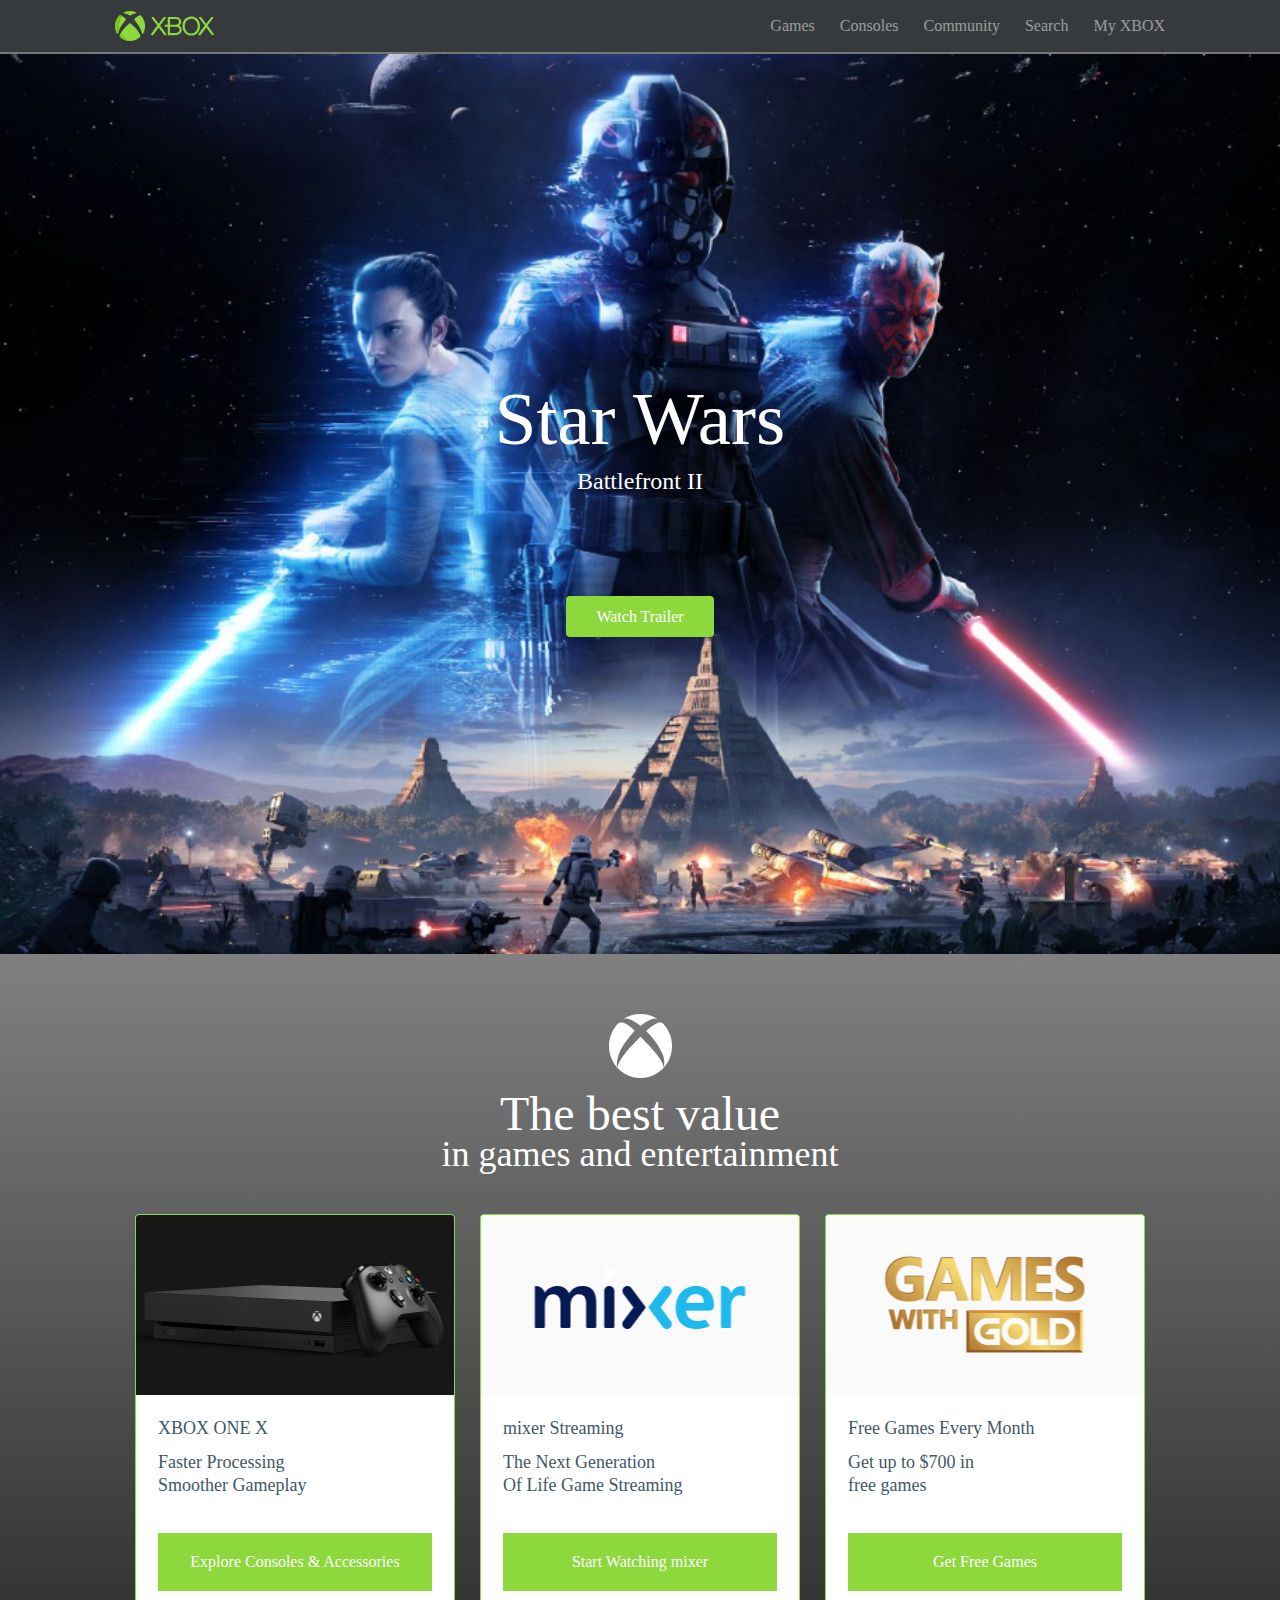
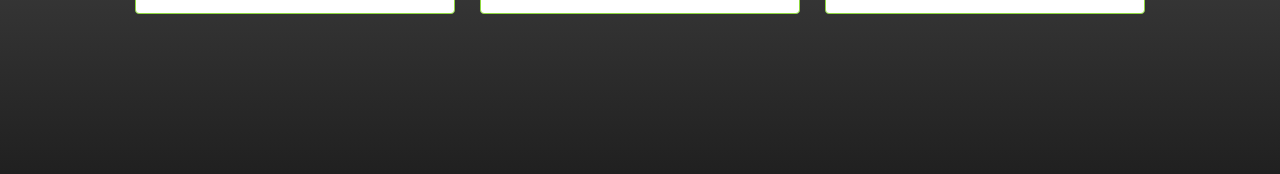
<file: index.html>
<!DOCTYPE html>
<html lang="en">

<head>
	<meta charset="UTF-8">
	<meta http-equiv="X-UA-Compatible" content="IE=edge">
	<meta name="viewport" content="width=device-width, initial-scale=1.0">
	<title>Consoles</title>
	<link rel="shortcut icon" href="images/icon.png" type="image/x-icon">
	<link rel="stylesheet" href="css/style.css">
</head>

<body>
	<header class="header">
		<div class="container container-header">
			<img class="header-logo" src="images/header-logo.svg" alt="Logo">
			<div class="menu-icon"></div>
			<nav class="menu">
				<a class="menu-link" href="index.html"> Games </a>
				<a class="menu-link" href="duty.html"> Consoles </a>
				<a class="menu-link" href="#"> Community </a>
				<a class="menu-link" href="#"> Search </a>
				<a class="menu-link" href="#"> My XBOX </a>
			</nav>
		</div>
	</header>

	<main>
		<section class="home">
			<div class="container home-container">
				<h1 class="home-title"> Star Wars </h1>
				<p class="home-text"> Battlefront II </p>
				<a class="home-button" href="https://www.youtube.com/watch?v=_q51LZ2HpbE" target="_blank"> Watch Trailer </a>
			</div>
		</section>

		<section class="games">
			<div class="container">
				<img class="games-logo" src="images/games-logo.png" alt="Logo">
				<h2 class="games-title">
					The best value
					<span class="games-subtitle">in games and entertainment</span>
				</h2>

				<div class="games-content">

					<div class="games-card">
						<div class="card-image card-image-01">
						</div>
						<div class="card-body">
							<h3 class="card-title">XBOX ONE X</h3>
							<p class="card-text">
								Faster Processing <br>
								Smoother Gameplay
							</p>
							<a class="card-button" href="#">Explore Consoles & Accessories</a>
						</div>
					</div>

					<div class="games-card">
						<div class="card-image card-image-02">
						</div>
						<div class="card-body">
							<h3 class="card-title">mixer Streaming</h3>
							<p class="card-text">
								The Next Generation <br>
								Of Life Game Streaming
							</p>
							<a class="card-button" href="#">Start Watching mixer</a>
						</div>
					</div>

					<div class="games-card">
						<div class="card-image card-image-03">
						</div>
						<div class="card-body">
							<h3 class="card-title">Free Games Every Month</h3>
							<p class="card-text">
								Get up to $700 in <br>
								free games
							</p>
							<a class="card-button" href="#">Get Free Games</a>
						</div>
					</div>
				</div>
			</div>
		</section>
	</main>

	<footer>

	</footer>


	<script src="js/script.js"></script>
</body>

</html>
</file>
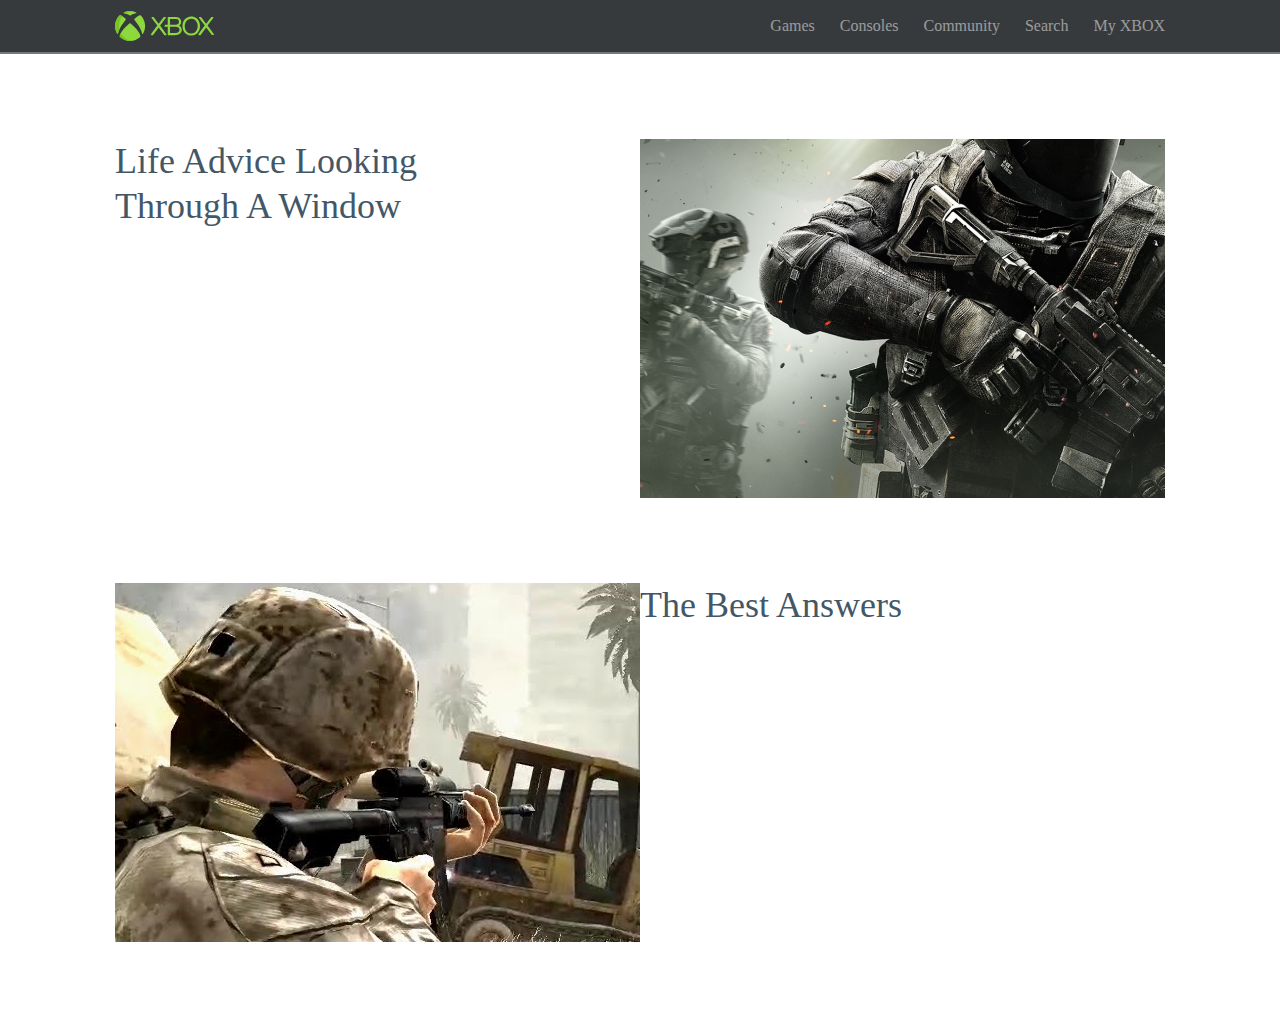
<file: duty.html>
<!DOCTYPE html>
<html lang="en">

<head>
	<meta charset="UTF-8">
	<meta http-equiv="X-UA-Compatible" content="IE=edge">
	<meta name="viewport" content="width=device-width, initial-scale=1.0">
	<title>Call of Duty</title>
	<link rel="shortcut icon" href="images/icon.png" type="image/x-icon">
	<link rel="stylesheet" href="css/style.css">
</head>

<body>
	<header class="header">
		<div class="container container-header">
			<img class="header-logo" src="images/header-logo.svg" alt="Logo">
			<div class="menu-icon"></div>
			<nav class="menu">
				<a class="menu-link" href="index.html"> Games </a>
				<a class="menu-link" href="duty.html"> Consoles </a>
				<a class="menu-link" href="#"> Community </a>
				<a class="menu-link" href="#"> Search </a>
				<a class="menu-link" href="#"> My XBOX </a>
			</nav>
		</div>
	</header>

	<main>
		<section class="screens">
			<div class="container">

				<div class="screens-content">
					<h3 class="screens-title">
						Life Advice Looking
						<br>
						Through A Window
					</h3>
					<img class="screens-image" src="images/screens-01.jpg" alt="">
				</div>

				<div class="screens-content">
					<img class="screens-image" src="images/screens-02.jpg" alt="">
					<h3 class="screens-title">
						The Best Answers
					</h3>
				</div>

			</div>
		</section>
	</main>

	<script src="js/script.js"></script>
</body>

</html>
</file>
<file: css/style.css>
* {
	margin: 0;
	padding: 0;
	box-sizing: border-box;
}

.container {
	max-width: 1050px;
	margin: 0 auto;
}

.home-container {
	display: flex;
	flex-direction: column;
	align-items: center;
	justify-content: center;
	height: 100vh;
}

.home {
	background: url(../images/Star-Wars-Battlefront-II-combat.jpg) no-repeat
		center / cover;
}

.home-title {
	font-family: "Source Sans Pro";
	font-style: normal;
	font-weight: 400;
	font-size: 75px;
	line-height: 94px;
	color: #ffffff;
}

.home-text {
	font-family: "Source Sans Pro";
	font-style: normal;
	font-weight: 400;
	font-size: 24px;
	line-height: 30px;
	color: #ffffff;
	margin: 0 0 100px 0;
}

.home-button {
	background: #8dd83d;
	border-radius: 4px;
	font-family: "Source Sans Pro";
	font-style: normal;
	font-weight: 400;
	font-size: 16px;
	line-height: 21px;
	color: #ffffff;
	padding: 10px 30px;
	text-decoration: none;
	transition: all 0.7s ease 0s;
}

.home-button:hover {
	background: #03d31b;
	box-shadow: 0 0 10px 0 #03d31b;
}

.games {
	padding: 60px 0 160px 0;
	background: linear-gradient(gray, rgb(32, 32, 32));
}

.games-logo {
	display: block;
	margin: 0 auto;
}

.games-title {
	text-align: center;
	font-weight: 400;
	font-size: 48px;
	line-height: 40px;
	color: #ffffff;
	margin: 16px 0 40px 0;
}

.games-subtitle {
	display: block;
	font-size: 36px;
}

.games-card {
	flex: 0 0 320px;
	max-width: 320px;
	background: #ffffff;
	border-radius: 4px;
	border: 1px solid #8dd83d;
	overflow: hidden;
}

.card-image {
	height: 180px;
}

.card-image-01 {
	background: url(../images/card-image-01.jpg) no-repeat center / cover;
}

.card-image-02 {
	background: url(../images/card-image-02.jpg) no-repeat center / cover;
}

.card-image-03 {
	background: url(../images/card-image-03.jpg) no-repeat center / cover;
}

.card-body {
	padding: 22px;
}

.card-title {
	font-weight: 400;
	font-size: 18px;
	line-height: 23px;
	color: #435766;
	margin: 0 0 11px 0;
}

.card-text {
	font-weight: 400;
	font-size: 18px;
	line-height: 23px;
	color: #435766;
	margin: 0 0 36px 0;
}

.card-button {
	display: block;
	padding: 20px;
	text-align: center;
	text-decoration: none;
	background: #8dd83d;
	color: #ffffff;
}

.games-content {
	display: flex;
	justify-content: center;
	gap: 25px;
	flex-wrap: wrap;
}

.header {
	background: #373a3c;
	padding: 11px 0;
	border-bottom: 2px solid #777777;
}

.container-header {
	display: flex;
	align-items: center;
}

.menu {
	flex: 1 1 auto;
	display: flex;
	justify-content: flex-end;
}
.menu-link {
	font-size: 16px;
	line-height: 16px;
	color: rgba(255, 255, 255, 0.5);
	text-decoration: none;
	margin: 0 0 0 25px;
	transition: all 0.5s ease 0s;
}
.menu-link:hover {
	color: #ffffff;
	text-shadow: 0 0 5px #ffffff;
}

.header-logo {
	height: 30px;
}

.menu-icon {
	flex: 0 0 35px;
	width: 35px;
	height: 35px;
	background: url(../images/menu-01.svg) no-repeat center / cover;
	position: relative;
	z-index: 11;
	display: none;
}

.screens {
	padding: 85px 0 0 0;
}

.screens-content {
	display: flex;
	justify-content: center;
	/* gap: 50px; */
	margin: 0 0 85px 0;
}

.screens-title {
	flex: 0 0 50%;
	font-weight: 400;
	font-size: 36px;
	line-height: 45px;

	color: #435766;
}

.screens-image {
	flex: 0 0 50%;
}

@media (max-width: 600px) {
	.menu-icon {
		display: block;
	}

	.menu {
		position: fixed;
		top: -100%;
		left: 0;
		width: 100%;
		height: 100%;
		background: green;
		flex-direction: column;
		align-items: center;
		justify-content: center;
		gap: 40px;
		transition: all 0.5s ease 0s;
	}

	.menu-link {
		margin: 0;
		font-size: 40px;
	}

	.menu.active {
		top: 0;
	}
}
</file>
